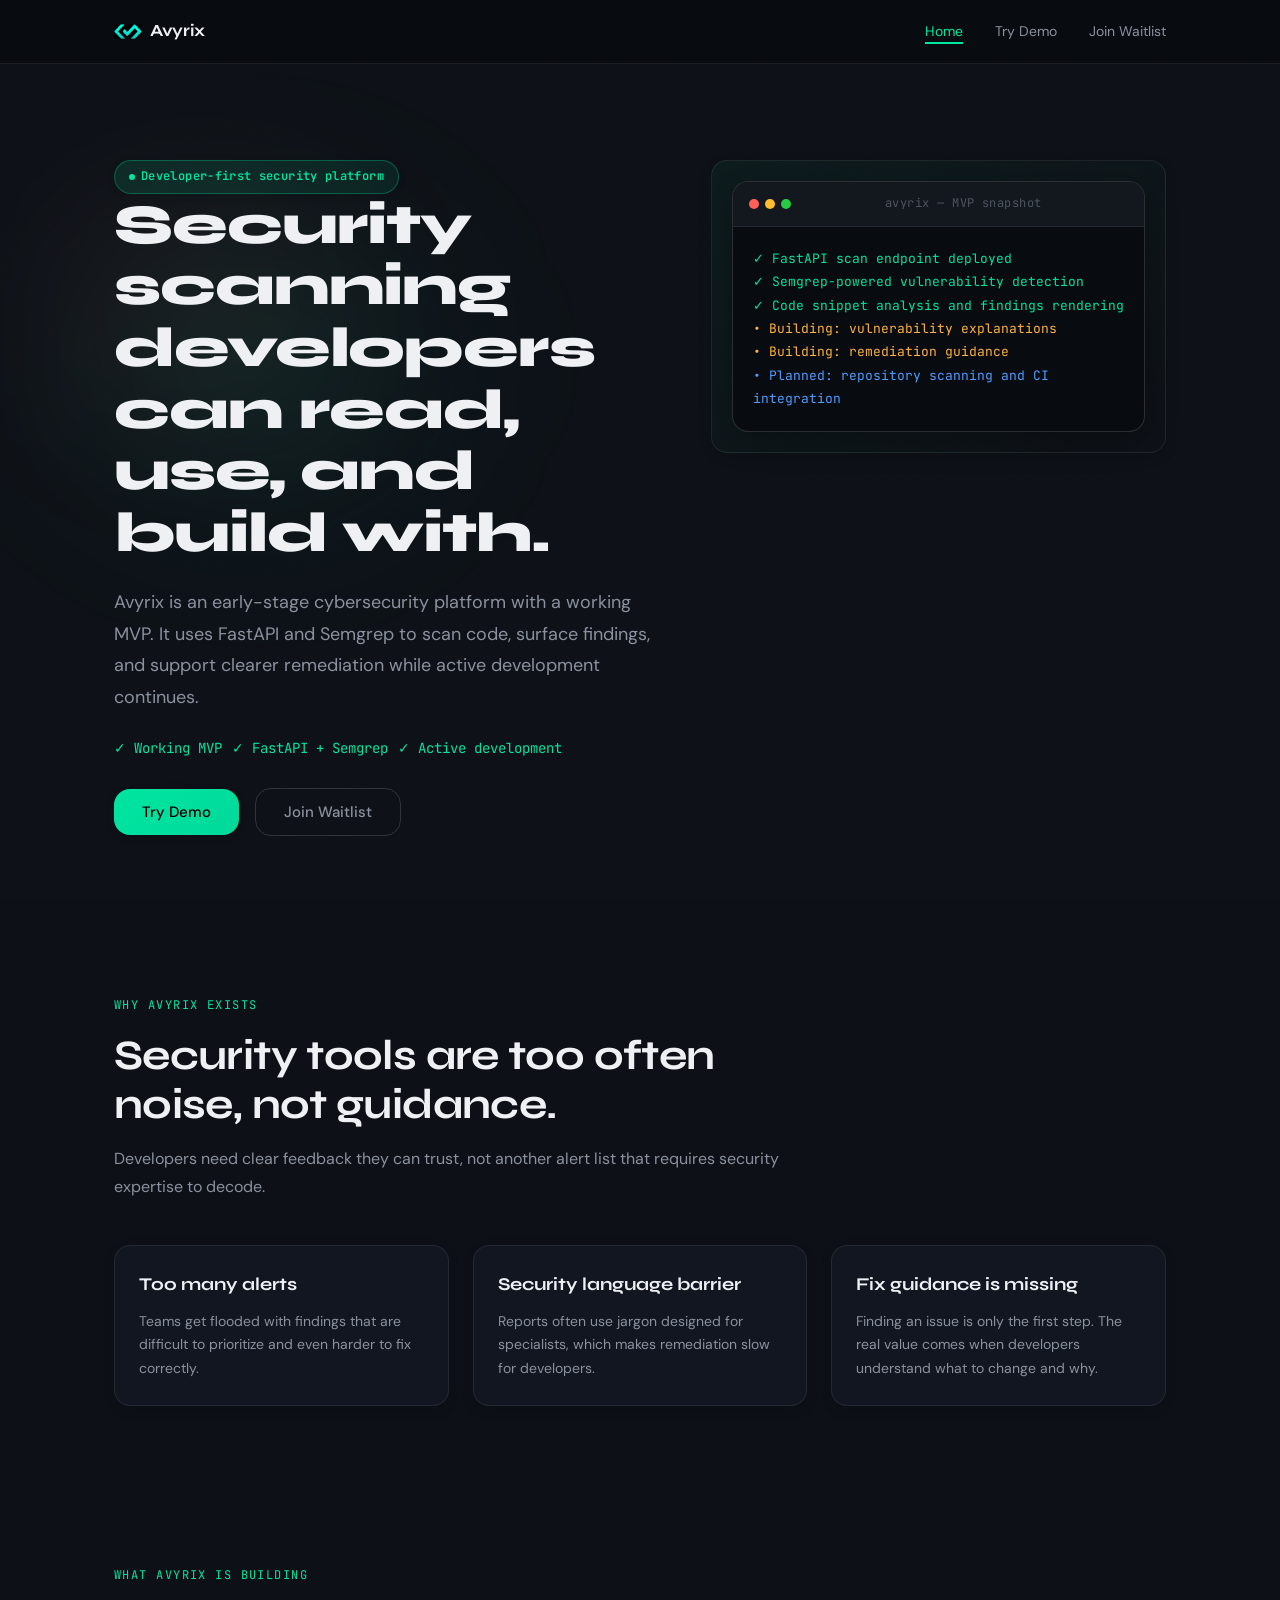
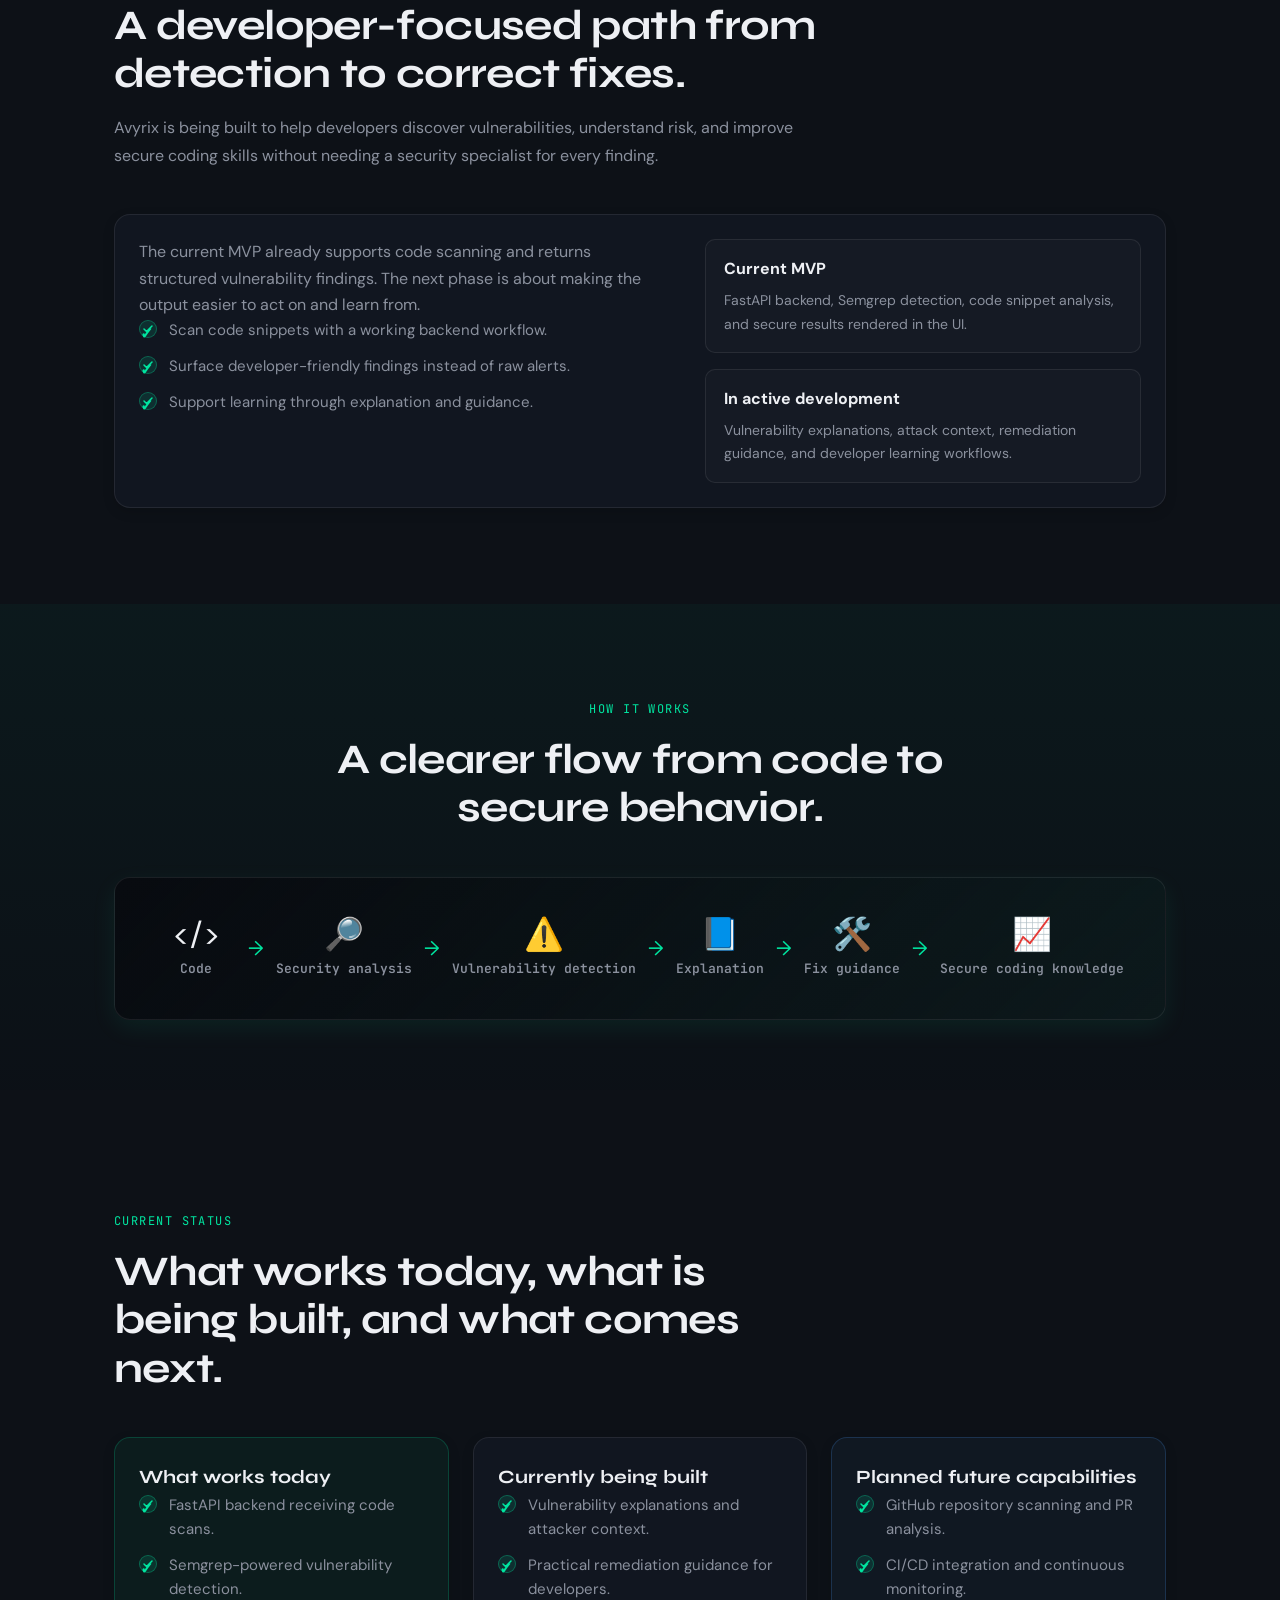
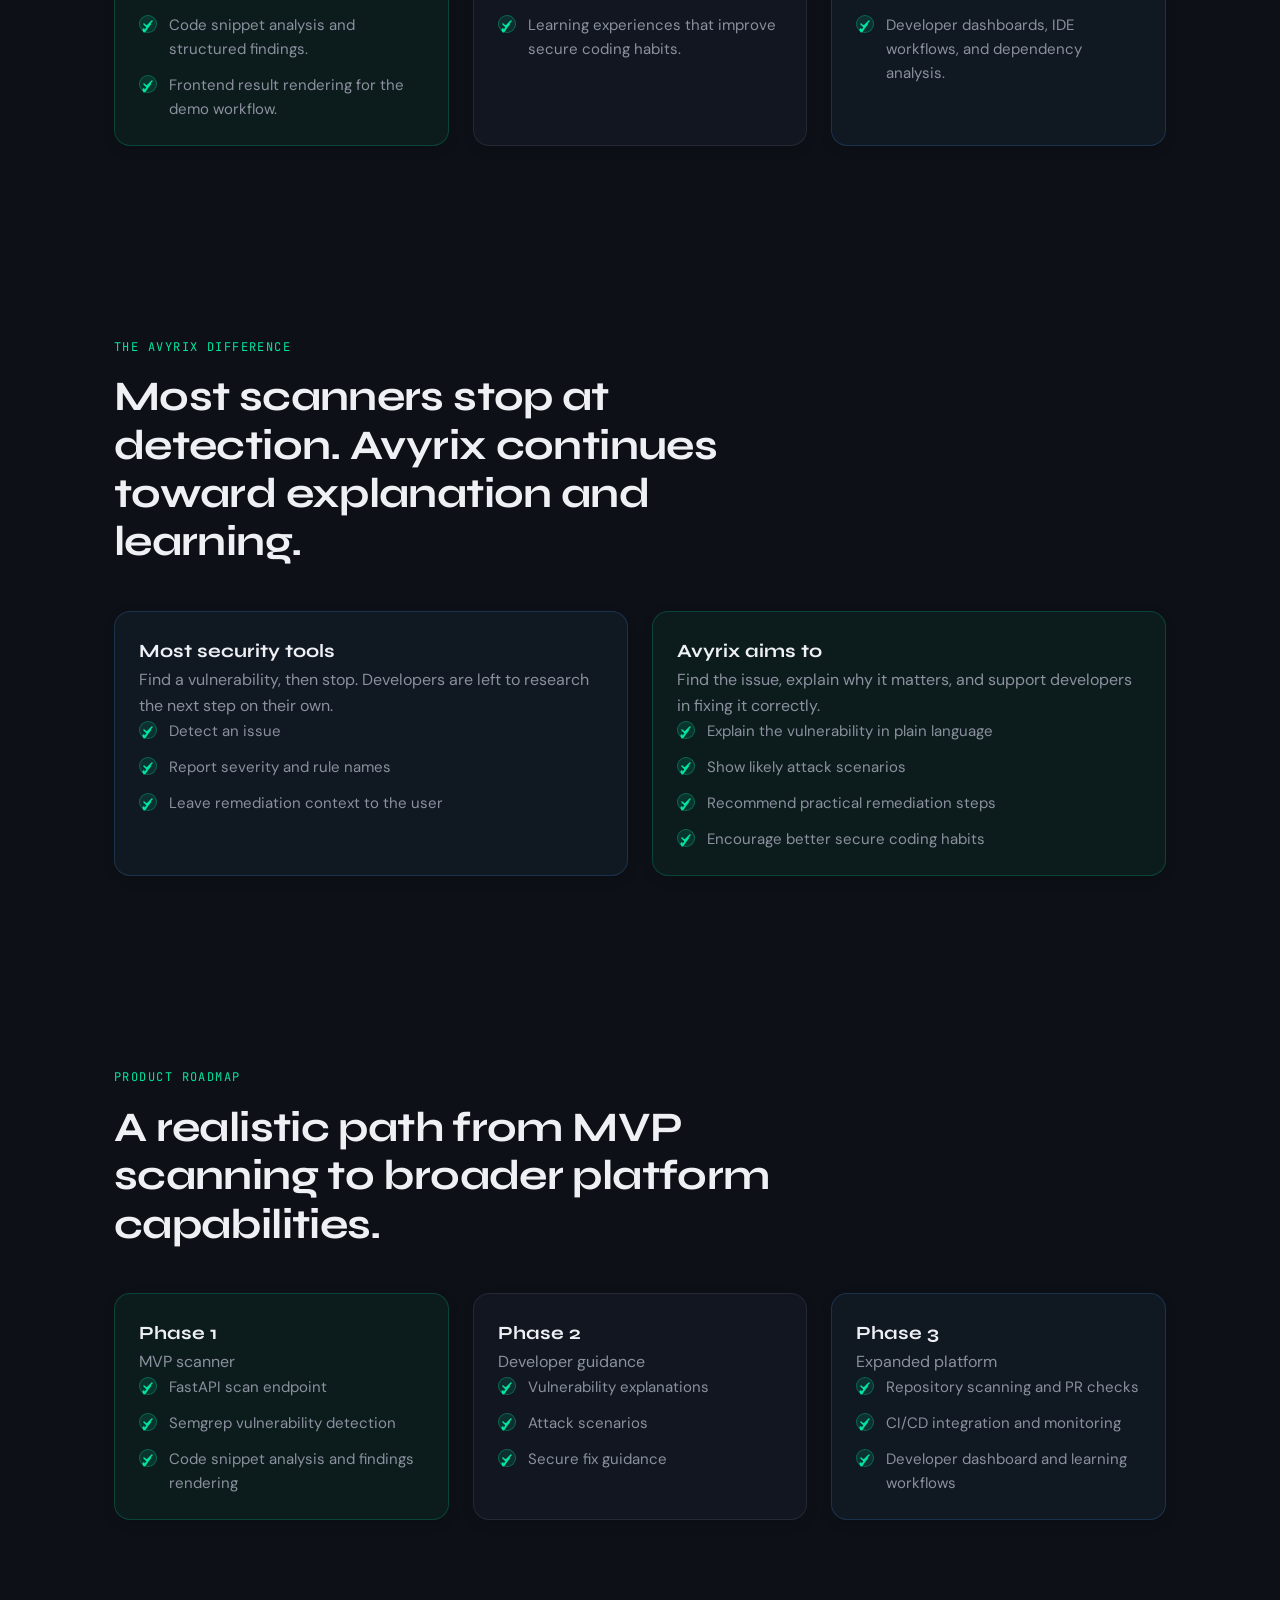
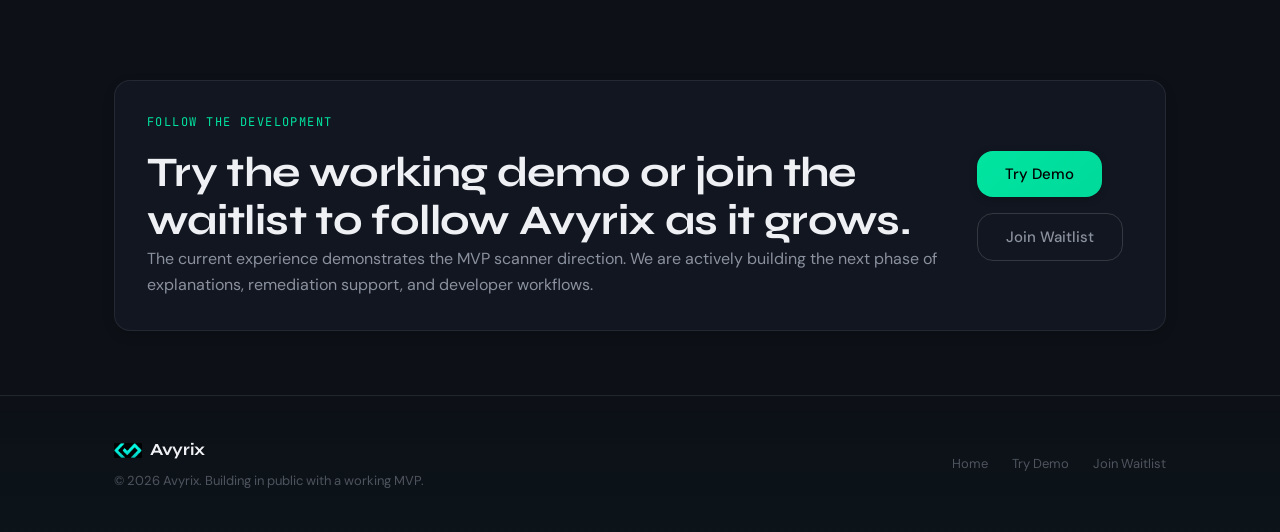
<file: index.html>
<!DOCTYPE html>
<html lang="en">
<head>
  <meta charset="UTF-8" />
  <meta name="viewport" content="width=device-width, initial-scale=1.0" />
  <meta name="description" content="Avyrix is an early-stage cybersecurity startup building a developer-first code scanning platform with a working FastAPI and Semgrep MVP." />
  <meta property="og:title" content="Avyrix — Early-stage developer-first security platform" />
  <meta property="og:description" content="Avyrix is building a transparent security workflow for developers with a working MVP, active development, and a clear path from detection to remediation." />
  <meta property="og:type" content="website" />
  <title>Avyrix — Developer-first security scanning with a working MVP</title>
  <link rel="stylesheet" href="css/styles.css" />
  <link rel="icon" type="image/svg+xml" href="data:image/svg+xml,<svg xmlns='http://www.w3.org/2000/svg' viewBox='0 0 32 32'><rect width='32' height='32' rx='8' fill='%2300e5a0'/><path d='M10 16l4 4 8-8' stroke='%23000' stroke-width='2.5' fill='none' stroke-linecap='round' stroke-linejoin='round'/></svg>" />
  <script async src="https://www.googletagmanager.com/gtag/js?id=G-MGV57BHCSG"></script>
  <script> 
    window.dataLayer = window.dataLayer || [];
    function gtag(){ dataLayer.push(arguments); }
    gtag('js', new Date());
    gtag('config', 'G-MGV57BHCSG');
  </script>
</head>
<body>
  <nav class="nav" role="navigation" aria-label="Main navigation">
    <div class="nav__inner">
      <a href="index.html" class="nav__logo" aria-label="Avyrix home">
        <img src="logo.png" alt="Avyrix logo" class="nav__logo-mark" />
        <span class="nav__logo-text">Avyrix</span>
      </a>
      <ul class="nav__links" role="list">
        <li><a href="index.html" class="active">Home</a></li>
        <li><a href="demo.html">Try Demo</a></li>
        <li><a href="waitlist.html">Join Waitlist</a></li>
      </ul>
    </div>
  </nav>

  <main>
    <section class="section hero-section" aria-labelledby="hero-heading">
      <div class="glow-accent glow-accent--green" aria-hidden="true"></div>
      <div class="glow-accent glow-accent--red" aria-hidden="true"></div>
      <div class="hero-grid container">
        <div class="hero-copy" data-reveal>
          <span class="badge badge--green badge--dot">Developer-first security platform</span>
          <h1 class="display-xl" id="hero-heading">Security scanning developers can read, use, and build with.</h1>
          <p class="hero-lead">Avyrix is an early-stage cybersecurity platform with a working MVP. It uses FastAPI and Semgrep to scan code, surface findings, and support clearer remediation while active development continues.</p>
          <div class="hero-meta">
            <span>✓ Working MVP</span>
            <span>✓ FastAPI + Semgrep</span>
            <span>✓ Active development</span>
          </div>
          <div class="hero-actions">
            <a href="demo.html" class="btn btn--primary btn--large">Try Demo</a>
            <a href="waitlist.html" class="btn btn--ghost btn--large">Join Waitlist</a>
          </div>
        </div>

        <div class="hero-panel card" data-reveal>
          <div class="terminal">
            <div class="terminal__bar">
              <div class="terminal__dots" aria-hidden="true">
                <div class="terminal__dot" style="background:#ff5f57;"></div>
                <div class="terminal__dot" style="background:#ffbd2e;"></div>
                <div class="terminal__dot" style="background:#28ca41;"></div>
              </div>
              <span class="terminal__title">avyrix — MVP snapshot</span>
            </div>
            <div class="terminal__body">
              <div class="terminal__line--green">✓ FastAPI scan endpoint deployed</div>
              <div class="terminal__line--green">✓ Semgrep-powered vulnerability detection</div>
              <div class="terminal__line--green">✓ Code snippet analysis and findings rendering</div>
              <div class="terminal__line--amber">• Building: vulnerability explanations</div>
              <div class="terminal__line--amber">• Building: remediation guidance</div>
              <div class="terminal__line--blue">• Planned: repository scanning and CI integration</div>
            </div>
          </div>
        </div>
      </div>
    </section>

    <section class="section section--sm" aria-labelledby="why-heading">
      <div class="container">
        <div class="section-heading" data-reveal>
          <span class="eyebrow">Why Avyrix exists</span>
          <h2 class="display-lg" id="why-heading">Security tools are too often noise, not guidance.</h2>
          <p>Developers need clear feedback they can trust, not another alert list that requires security expertise to decode.</p>
        </div>
        <div class="grid-auto">
          <article class="card story-card" data-reveal>
            <h3>Too many alerts</h3>
            <p>Teams get flooded with findings that are difficult to prioritize and even harder to fix correctly.</p>
          </article>
          <article class="card story-card" data-reveal>
            <h3>Security language barrier</h3>
            <p>Reports often use jargon designed for specialists, which makes remediation slow for developers.</p>
          </article>
          <article class="card story-card" data-reveal>
            <h3>Fix guidance is missing</h3>
            <p>Finding an issue is only the first step. The real value comes when developers understand what to change and why.</p>
          </article>
        </div>
      </div>
    </section>

    <section class="section" aria-labelledby="building-heading">
      <div class="container">
        <div class="section-heading" data-reveal>
          <span class="eyebrow">What Avyrix is building</span>
          <h2 class="display-lg" id="building-heading">A developer-focused path from detection to correct fixes.</h2>
          <p>Avyrix is being built to help developers discover vulnerabilities, understand risk, and improve secure coding skills without needing a security specialist for every finding.</p>
        </div>
        <div class="split-panel card" data-reveal>
          <div>
            <p class="text-muted">The current MVP already supports code scanning and returns structured vulnerability findings. The next phase is about making the output easier to act on and learn from.</p>
            <ul class="feature-list">
              <li>Scan code snippets with a working backend workflow.</li>
              <li>Surface developer-friendly findings instead of raw alerts.</li>
              <li>Support learning through explanation and guidance.</li>
            </ul>
          </div>
          <div class="status-list">
            <div class="status-item">
              <strong>Current MVP</strong>
              <p>FastAPI backend, Semgrep detection, code snippet analysis, and secure results rendered in the UI.</p>
            </div>
            <div class="status-item">
              <strong>In active development</strong>
              <p>Vulnerability explanations, attack context, remediation guidance, and developer learning workflows.</p>
            </div>
          </div>
        </div>
      </div>
    </section>

    <section class="section workflow-section" aria-labelledby="workflow-heading">
      <div class="container">
        <div class="section-heading section-heading--center" data-reveal>
          <span class="eyebrow">How it works</span>
          <h2 class="display-lg" id="workflow-heading">A clearer flow from code to secure behavior.</h2>
        </div>
        <div class="flow-diagram" data-reveal>
          <div class="flow-step">
            <span class="flow-icon">&lt;/&gt;</span>
            <span class="flow-label">Code</span>
          </div>
          <span class="flow-arrow" aria-hidden="true">→</span>
          <div class="flow-step">
            <span class="flow-icon">🔎</span>
            <span class="flow-label">Security analysis</span>
          </div>
          <span class="flow-arrow" aria-hidden="true">→</span>
          <div class="flow-step">
            <span class="flow-icon">⚠️</span>
            <span class="flow-label">Vulnerability detection</span>
          </div>
          <span class="flow-arrow" aria-hidden="true">→</span>
          <div class="flow-step">
            <span class="flow-icon">📘</span>
            <span class="flow-label">Explanation</span>
          </div>
          <span class="flow-arrow" aria-hidden="true">→</span>
          <div class="flow-step">
            <span class="flow-icon">🛠️</span>
            <span class="flow-label">Fix guidance</span>
          </div>
          <span class="flow-arrow" aria-hidden="true">→</span>
          <div class="flow-step">
            <span class="flow-icon">📈</span>
            <span class="flow-label">Secure coding knowledge</span>
          </div>
        </div>
      </div>
    </section>

    <section class="section" aria-labelledby="status-heading">
      <div class="container">
        <div class="section-heading" data-reveal>
          <span class="eyebrow">Current status</span>
          <h2 class="display-lg" id="status-heading">What works today, what is being built, and what comes next.</h2>
        </div>
        <div class="grid-3">
          <article class="card card--green" data-reveal>
            <h3>What works today</h3>
            <ul class="feature-list">
              <li>FastAPI backend receiving code scans.</li>
              <li>Semgrep-powered vulnerability detection.</li>
              <li>Code snippet analysis and structured findings.</li>
              <li>Frontend result rendering for the demo workflow.</li>
            </ul>
          </article>
          <article class="card card--amber" data-reveal>
            <h3>Currently being built</h3>
            <ul class="feature-list">
              <li>Vulnerability explanations and attacker context.</li>
              <li>Practical remediation guidance for developers.</li>
              <li>Learning experiences that improve secure coding habits.</li>
            </ul>
          </article>
          <article class="card card--blue" data-reveal>
            <h3>Planned future capabilities</h3>
            <ul class="feature-list">
              <li>GitHub repository scanning and PR analysis.</li>
              <li>CI/CD integration and continuous monitoring.</li>
              <li>Developer dashboards, IDE workflows, and dependency analysis.</li>
            </ul>
          </article>
        </div>
      </div>
    </section>

    <section class="section" aria-labelledby="difference-heading">
      <div class="container">
        <div class="section-heading" data-reveal>
          <span class="eyebrow">The Avyrix difference</span>
          <h2 class="display-lg" id="difference-heading">Most scanners stop at detection. Avyrix continues toward explanation and learning.</h2>
        </div>
        <div class="grid-2">
          <article class="card card--blue" data-reveal>
            <h3>Most security tools</h3>
            <p class="text-muted">Find a vulnerability, then stop. Developers are left to research the next step on their own.</p>
            <ul class="feature-list">
              <li>Detect an issue</li>
              <li>Report severity and rule names</li>
              <li>Leave remediation context to the user</li>
            </ul>
          </article>
          <article class="card card--green" data-reveal>
            <h3>Avyrix aims to</h3>
            <p class="text-muted">Find the issue, explain why it matters, and support developers in fixing it correctly.</p>
            <ul class="feature-list">
              <li>Explain the vulnerability in plain language</li>
              <li>Show likely attack scenarios</li>
              <li>Recommend practical remediation steps</li>
              <li>Encourage better secure coding habits</li>
            </ul>
          </article>
        </div>
      </div>
    </section>

    <section class="section" aria-labelledby="roadmap-heading">
      <div class="container">
        <div class="section-heading" data-reveal>
          <span class="eyebrow">Product roadmap</span>
          <h2 class="display-lg" id="roadmap-heading">A realistic path from MVP scanning to broader platform capabilities.</h2>
        </div>
        <div class="grid-3">
          <article class="card card--green" data-reveal>
            <h3>Phase 1</h3>
            <p class="text-muted">MVP scanner</p>
            <ul class="feature-list">
              <li>FastAPI scan endpoint</li>
              <li>Semgrep vulnerability detection</li>
              <li>Code snippet analysis and findings rendering</li>
            </ul>
          </article>
          <article class="card card--amber" data-reveal>
            <h3>Phase 2</h3>
            <p class="text-muted">Developer guidance</p>
            <ul class="feature-list">
              <li>Vulnerability explanations</li>
              <li>Attack scenarios</li>
              <li>Secure fix guidance</li>
            </ul>
          </article>
          <article class="card card--blue" data-reveal>
            <h3>Phase 3</h3>
            <p class="text-muted">Expanded platform</p>
            <ul class="feature-list">
              <li>Repository scanning and PR checks</li>
              <li>CI/CD integration and monitoring</li>
              <li>Developer dashboard and learning workflows</li>
            </ul>
          </article>
        </div>
      </div>
    </section>

    <section class="section section--sm" aria-labelledby="final-cta-heading">
      <div class="container">
        <div class="cta-panel card" data-reveal>
          <div>
            <span class="eyebrow">Follow the development</span>
            <h2 class="display-lg" id="final-cta-heading">Try the working demo or join the waitlist to follow Avyrix as it grows.</h2>
            <p class="text-muted">The current experience demonstrates the MVP scanner direction. We are actively building the next phase of explanations, remediation support, and developer workflows.</p>
          </div>
          <div class="hero-actions">
            <a href="demo.html" class="btn btn--primary btn--large">Try Demo</a>
            <a href="waitlist.html" class="btn btn--ghost btn--large">Join Waitlist</a>
          </div>
        </div>
      </div>
    </section>
  </main>

  <footer class="footer" role="contentinfo">
    <div class="container">
      <div class="footer__inner">
        <div>
          <div class="nav__logo" style="margin-bottom:6px;">
            <img src="logo.png" alt="Avyrix logo" class="nav__logo-mark" />
            <span class="nav__logo-text">Avyrix</span>
          </div>
          <p class="footer__copy">© 2026 Avyrix. Building in public with a working MVP.</p>
        </div>
        <nav class="footer__links" aria-label="Footer navigation">
          <a href="index.html">Home</a>
          <a href="demo.html">Try Demo</a>
          <a href="waitlist.html">Join Waitlist</a>
        </nav>
      </div>
    </div>
  </footer>

  <script src="js/utils.js"></script>
  <script src="js/app.js"></script>
</body>
</html>
</file>
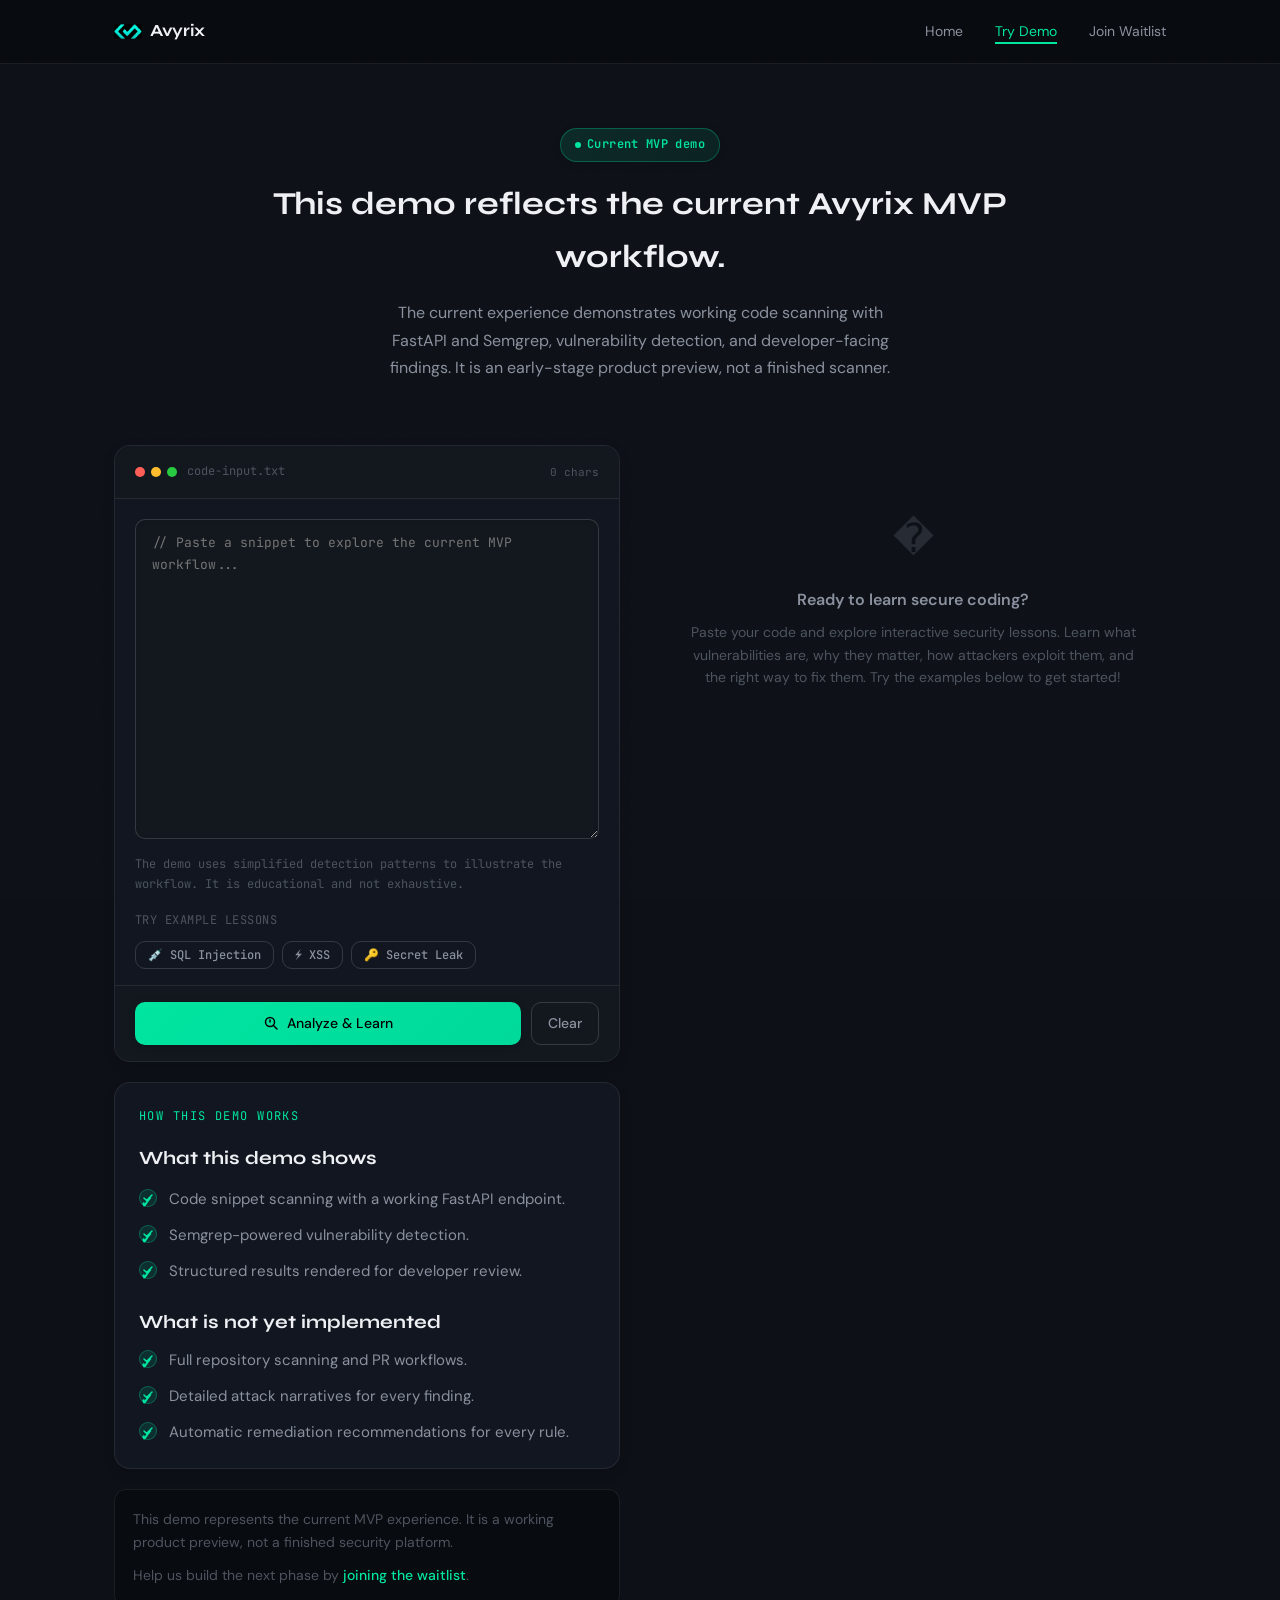
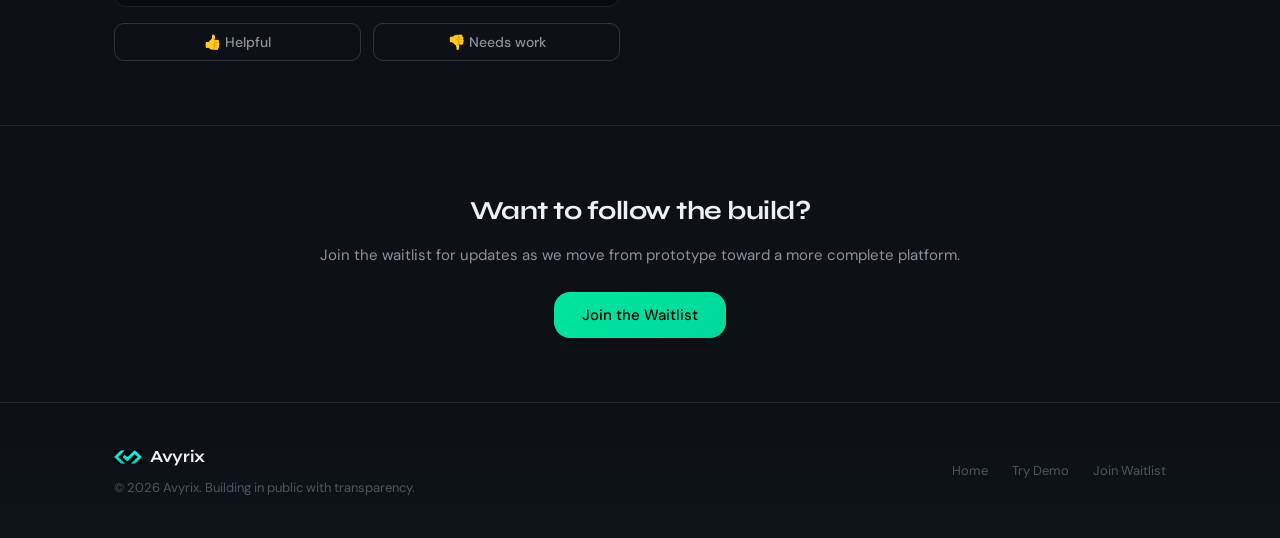
<file: demo.html>
<!DOCTYPE html>
<html lang="en">

<head>
  <meta charset="UTF-8" />
  <meta name="viewport" content="width=device-width, initial-scale=1.0" />
  <meta name="description" content="Try the Avyrix demo to explore the working MVP experience powered by FastAPI and Semgrep." />
  <meta property="og:title" content="Avyrix Demo — Working MVP" />
  <meta property="og:description" content="This demo shows the current Avyrix MVP experience: code scanning, vulnerability detection, and security findings rendered in a developer-friendly workflow." />
  <title>Avyrix Demo — Working MVP</title>
  <link rel="stylesheet" href="css/styles.css" />
  <meta name="devsecurecoach-api-url" content="http://localhost:8000/scan" />
  <meta name="devsecurecoach-api-key" content="" />
  <link rel="icon" type="image/svg+xml"
    href="data:image/svg+xml,<svg xmlns='http://www.w3.org/2000/svg' viewBox='0 0 32 32'><rect width='32' height='32' rx='8' fill='%2300e5a0'/><path d='M10 16l4 4 8-8' stroke='%23000' stroke-width='2.5' fill='none' stroke-linecap='round' stroke-linejoin='round'/></svg>" />
  <script async src="https://www.googletagmanager.com/gtag/js?id=G-MGV57BHCSG"></script>
  <script>
    window.dataLayer = window.dataLayer || [];
    function gtag() { dataLayer.push(arguments); }
    gtag('js', new Date());
    gtag('config', 'G-MGV57BHCSG');
  </script>
</head>

<body>
  <nav class="nav" role="navigation" aria-label="Main navigation">
    <div class="nav__inner">
      <a href="index.html" class="nav__logo" aria-label="Avyrix home">
        <img src="logo.png" alt="" class="nav__logo-mark" />
        <span class="nav__logo-text">Avyrix</span>
      </a>
      <ul class="nav__links" role="list">
        <li><a href="index.html">Home</a></li>
        <li><a href="demo.html" class="active">Try Demo</a></li>
        <li><a href="waitlist.html">Join Waitlist</a></li>
      </ul>
    </div>
  </nav>

  <main>
    <header class="page-header" aria-labelledby="demo-heading">
      <div class="container">
        <span class="badge badge--green badge--dot" style="margin-bottom:16px;">Current MVP demo</span>
        <h1 class="display-md fade-up" id="demo-heading">This demo reflects the current Avyrix MVP workflow.</h1>
        <p class="fade-up fade-up--d1">The current experience demonstrates working code scanning with FastAPI and Semgrep, vulnerability detection, and developer-facing findings. It is an early-stage product preview, not a finished scanner.</p>
      </div>
    </header>

    <section class="section--sm" style="padding-top:0;">
      <div class="container">
        <div class="grid-2" style="gap:40px;align-items:start;">
          <div id="demo-info-column" data-reveal style="order:2;">
            <div class="card" style="padding:0;overflow:hidden;">
              <div style="display:flex;align-items:center;justify-content:space-between;padding:16px 20px;border-bottom:1px solid var(--border);background:var(--bg-2);">
                <div style="display:flex;align-items:center;gap:10px;">
                  <div style="display:flex;gap:6px;" aria-hidden="true">
                    <div class="code-block__dot"></div>
                    <div class="code-block__dot"></div>
                    <div class="code-block__dot"></div>
                  </div>
                  <span style="font-family:var(--font-mono);font-size:12px;color:var(--text-muted);">code-input.txt</span>
                </div>
                <span id="char-count" style="font-family:var(--font-mono);font-size:11px;color:var(--text-muted);">0 chars</span>
              </div>
              <div style="padding:20px 20px 0;">
                <label for="code-input" class="sr-only">Paste your code here</label>
                <textarea id="code-input" class="form-textarea" placeholder="// Paste a snippet to explore the current MVP workflow..." spellcheck="false" autocorrect="off" autocapitalize="off" style="min-height:320px;border-color:var(--border-strong);" aria-describedby="input-hint"></textarea>
                <p id="input-hint" style="font-size:12px;color:var(--text-muted);font-family:var(--font-mono);margin-top:8px;">The demo uses simplified detection patterns to illustrate the workflow. It is educational and not exhaustive.</p>
              </div>
              <div style="padding:16px 20px;">
                <p style="font-size:12px;color:var(--text-muted);font-family:var(--font-mono);margin-bottom:10px;letter-spacing:0.04em;">TRY EXAMPLE LESSONS</p>
                <div style="display:flex;gap:8px;flex-wrap:wrap;" role="group" aria-label="Load example code">
                  <button data-example="sqli" class="btn btn--ghost" style="padding:6px 12px;font-size:12px;font-family:var(--font-mono);" aria-label="Load SQL Injection example">💉 SQL Injection</button>
                  <button data-example="xss" class="btn btn--ghost" style="padding:6px 12px;font-size:12px;font-family:var(--font-mono);" aria-label="Load XSS example">⚡ XSS</button>
                  <button data-example="secret" class="btn btn--ghost" style="padding:6px 12px;font-size:12px;font-family:var(--font-mono);" aria-label="Load Secret Leak example">🔑 Secret Leak</button>
                </div>
              </div>
              <div style="display:flex;gap:10px;padding:16px 20px;border-top:1px solid var(--border);background:var(--bg-2);">
                <button id="scan-btn" class="btn btn--primary" style="flex:1;justify-content:center;padding:12px;" aria-label="Analyze code and learn about security patterns">
                  <svg width="16" height="16" viewBox="0 0 16 16" fill="none" aria-hidden="true">
                    <circle cx="7" cy="7" r="4.5" stroke="currentColor" stroke-width="1.5" />
                    <path d="M10.5 10.5L14 14" stroke="currentColor" stroke-width="1.5" stroke-linecap="round" />
                    <path d="M7 5v2M7 7h.01" stroke="currentColor" stroke-width="1.5" stroke-linecap="round" />
                  </svg> Analyze & Learn</button>
                <button id="clear-btn" class="btn btn--ghost" style="padding:12px 16px;" aria-label="Clear code input">Clear</button>
              </div>
            </div>

            <div class="card" style="padding:24px; margin-top:20px; margin-bottom:20px;">
              <span class="eyebrow">How this demo works</span>
              <h3 style="margin-bottom:14px;">What this demo shows</h3>
              <ul class="feature-list">
                <li>Code snippet scanning with a working FastAPI endpoint.</li>
                <li>Semgrep-powered vulnerability detection.</li>
                <li>Structured results rendered for developer review.</li>
              </ul>
              <h3 style="margin:24px 0 10px;">What is not yet implemented</h3>
              <ul class="feature-list">
                <li>Full repository scanning and PR workflows.</li>
                <li>Detailed attack narratives for every finding.</li>
                <li>Automatic remediation recommendations for every rule.</li>
              </ul>
            </div>
            <div style="margin-top:16px;padding:18px;border:1px solid var(--border);border-radius:12px;background:var(--bg-0);font-size:14px;color:var(--text-muted);">
              <p style="margin:0 0 10px;">This demo represents the current MVP experience. It is a working product preview, not a finished security platform.</p>
              <p style="margin:0;">Help us build the next phase by <a href="waitlist.html" style="color:var(--accent-green);font-weight:500;">joining the waitlist</a>.</p>
            </div>
            <div style="margin-top:16px;display:flex;gap:12px;">
              <button onclick="sendFeedback('yes')" class="btn btn--ghost" style="flex:1;justify-content:center;">👍 Helpful</button>
              <button onclick="sendFeedback('no')" class="btn btn--ghost" style="flex:1;justify-content:center;">👎 Needs work</button>
            </div>
          </div>

          <div id="demo-results-column" style="order:1;">
            <div id="scan-results" role="region" aria-label="Scan results" aria-live="polite" style="margin-bottom:16px;"></div>
          </div>
        </div>
      </div>
    </section>

    <section class="section--sm" style="border-top:1px solid var(--border);">
      <div class="container" style="text-align:center;">
        <h2 style="font-family:var(--font-display);font-size:26px;font-weight:700;letter-spacing:-0.02em;margin-bottom:10px;">Want to follow the build?</h2>
        <p style="color:var(--text-secondary);font-size:15px;margin-bottom:24px;">Join the waitlist for updates as we move from prototype toward a more complete platform.</p>
        <a href="waitlist.html" class="btn btn--primary btn--large">Join the Waitlist</a>
      </div>
    </section>
  </main>

  <footer class="footer" role="contentinfo">
    <div class="container">
      <div class="footer__inner">
        <div>
          <div class="nav__logo" style="margin-bottom:6px;">
            <img src="logo.png" alt="" class="nav__logo-mark" />
            <span class="nav__logo-text">Avyrix</span>
          </div>
          <p class="footer__copy">© 2026 Avyrix. Building in public with transparency.</p>
        </div>
        <nav class="footer__links" aria-label="Footer navigation">
          <a href="index.html">Home</a>
          <a href="demo.html">Try Demo</a>
          <a href="waitlist.html">Join Waitlist</a>
        </nav>
      </div>
    </div>
  </footer>

  <script src="js/utils.js"></script>
  <script src="js/app.js"></script>
  <script src="js/demo.js"></script>
  <style>
    .sr-only {
      position: absolute;
      width: 1px;
      height: 1px;
      padding: 0;
      margin: -1px;
      overflow: hidden;
      clip: rect(0, 0, 0, 0);
      white-space: nowrap;
      border: 0
    }
  </style>
</body>

</html>
</file>
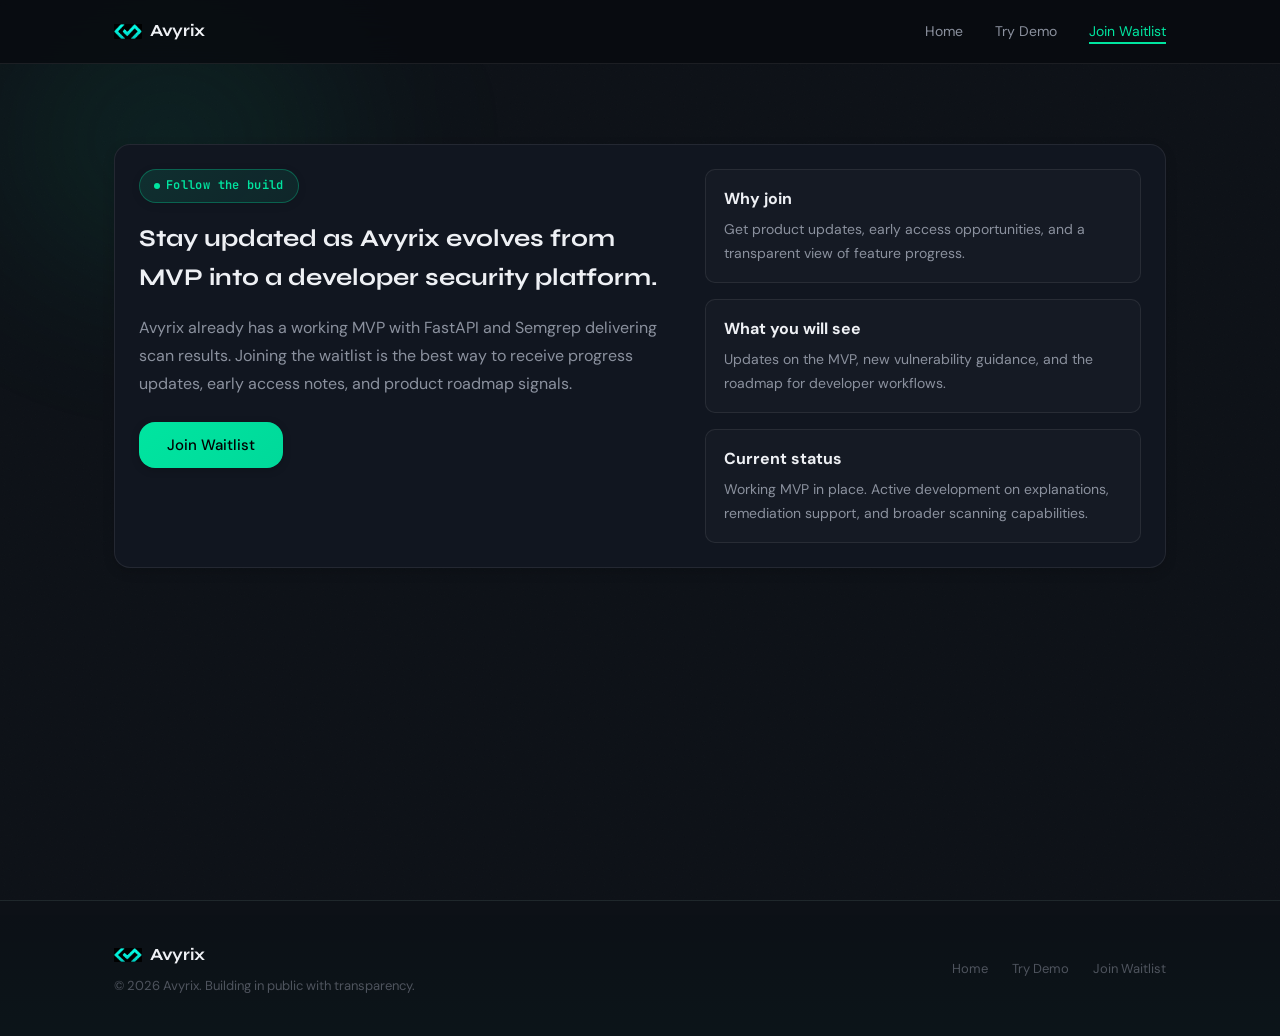
<file: waitlist.html>
<!DOCTYPE html>
<html lang="en">

<head>
  <meta charset="UTF-8" />
  <meta name="viewport" content="width=device-width, initial-scale=1.0" />
  <meta name="description"
    content="Join the Avyrix waitlist to follow the build and receive updates as the platform evolves." />
  <title>Join the Waitlist — Avyrix</title>
  <link rel="stylesheet" href="css/styles.css" />
  <link rel="icon" type="image/svg+xml"
    href="data:image/svg+xml,<svg xmlns='http://www.w3.org/2000/svg' viewBox='0 0 32 32'><rect width='32' height='32' rx='8' fill='%2300e5a0'/><path d='M10 16l4 4 8-8' stroke='%23000' stroke-width='2.5' fill='none' stroke-linecap='round' stroke-linejoin='round'/></svg>" />
  <script async src="https://www.googletagmanager.com/gtag/js?id=G-MGV57BHCSG"></script>
  <script>
    window.dataLayer = window.dataLayer || [];
    function gtag() { dataLayer.push(arguments); }
    gtag('js', new Date());
    gtag('config', 'G-MGV57BHCSG');
  </script>
</head>

<body>
  <nav class="nav" role="navigation" aria-label="Main navigation">
    <div class="nav__inner">
      <a href="index.html" class="nav__logo" aria-label="Avyrix home">
        <img src="logo.png" alt="" class="nav__logo-mark" />
        <span class="nav__logo-text">Avyrix</span>
      </a>
      <ul class="nav__links" role="list">
        <li><a href="index.html">Home</a></li>
        <li><a href="demo.html">Try Demo</a></li>
        <li><a href="waitlist.html" class="active">Join Waitlist</a></li>
      </ul>
    </div>
  </nav>

  <main style="min-height:100vh;display:flex;flex-direction:column;">
    <section class="section" style="flex:1;padding-top:calc(var(--nav-h) + 80px);" aria-labelledby="waitlist-heading">
      <div class="glow-accent glow-accent--green" style="top:-60px;left:-80px;" aria-hidden="true"></div>
      <div class="container">
        <div class="split-panel card" data-reveal>
          <div>
            <span class="badge badge--green badge--dot" style="margin-bottom:16px;">Follow the build</span>
            <h1 class="display-md" id="waitlist-heading">Stay updated as Avyrix evolves from MVP into a developer security platform.</h1>
            <p class="muted-copy">Avyrix already has a working MVP with FastAPI and Semgrep delivering scan results. Joining the waitlist is the best way to receive progress updates, early access notes, and product roadmap signals.</p>
            <div class="hero-actions" style="margin-top:24px;">
              <a href="https://docs.google.com/forms/d/e/1FAIpQLSfk2SEthU-898QPuVBI8Laye4cMSKrsJ433Do2DSNfRpRX08g/viewform?usp=pp_url" class="btn btn--primary btn--large">Join Waitlist</a>
            </div>
          </div>
          <div class="status-list">
            <div class="status-item">
              <strong>Why join</strong>
              <p>Get product updates, early access opportunities, and a transparent view of feature progress.</p>
            </div>
            <div class="status-item">
              <strong>What you will see</strong>
              <p>Updates on the MVP, new vulnerability guidance, and the roadmap for developer workflows.</p>
            </div>
            <div class="status-item">
              <strong>Current status</strong>
              <p>Working MVP in place. Active development on explanations, remediation support, and broader scanning capabilities.</p>
            </div>
          </div>
        </div>
      </div>
    </section>
  </main>

  <footer class="footer" role="contentinfo">
    <div class="container">
      <div class="footer__inner">
        <div>
          <div class="nav__logo" style="margin-bottom:6px;">
            <img src="logo.png" alt="" class="nav__logo-mark" />
            <span class="nav__logo-text">Avyrix</span>
          </div>
          <p class="footer__copy">© 2026 Avyrix. Building in public with transparency.</p>
        </div>
        <nav class="footer__links" aria-label="Footer navigation">
          <a href="index.html">Home</a>
          <a href="demo.html">Try Demo</a>
          <a href="waitlist.html">Join Waitlist</a>
        </nav>
      </div>
    </div>
  </footer>

  <script src="js/utils.js"></script>
  <script src="js/app.js"></script>
</body>

</html>
</file>
<file: css/styles.css>
/* ============================================================
  Avyrix — Global Stylesheet
  Design: Terminal-noir with precision grid
  Font: Syne (display) + JetBrains Mono (code) + DM Sans (body)
  ============================================================ */

@import url('https://fonts.googleapis.com/css2?family=Syne:wght@400;600;700;800&family=DM+Sans:ital,opsz,wght@0,9..40,300;0,9..40,400;0,9..40,500;1,9..40,300&family=JetBrains+Mono:wght@400;500&display=swap');

/* ── Reset ───────────────────────────────────────────────── */
*, *::before, *::after { box-sizing: border-box; margin: 0; padding: 0; }
html { scroll-behavior: smooth; }
img, svg { display: block; max-width: 100%; }
a { color: inherit; text-decoration: none; }
button { cursor: pointer; border: none; background: none; font-family: inherit; }

/* ── Tokens ──────────────────────────────────────────────── */
:root {
  --bg-0: #080b10;
  --bg-1: #0d1117;
  --bg-2: #13181f;
  --bg-3: #1a2030;
  --bg-card: #111620;
  --border: rgba(255,255,255,0.08);
  --border-strong: rgba(255,255,255,0.15);

  --accent-green: #00e5a0;
  --accent-green-dim: rgba(0,229,160,0.12);
  --accent-green-glow: rgba(0,229,160,0.25);
  --accent-red: #ff4d6a;
  --accent-red-dim: rgba(255,77,106,0.12);
  --accent-blue: #4d9eff;
  --accent-blue-dim: rgba(77,158,255,0.12);
  --accent-amber: #ffb340;
  --accent-amber-dim: rgba(255,179,64,0.10);

  --text-primary: #eef0f4;
  --text-secondary: #8b919e;
  --text-muted: #4e545e;
  --text-code: #a8f0c6;

  --font-display: 'Syne', sans-serif;
  --font-body: 'DM Sans', sans-serif;
  --font-mono: 'JetBrains Mono', monospace;

  --radius-sm: 6px;
  --radius-md: 10px;
  --radius-lg: 16px;
  --radius-xl: 24px;

  --transition: 220ms cubic-bezier(0.4,0,0.2,1);

  --max-w: 1100px;
  --nav-h: 64px;
}

body {
  font-family: var(--font-body);
  background: var(--bg-1);
  color: var(--text-primary);
  font-size: 16px;
  line-height: 1.65;
  -webkit-font-smoothing: antialiased;
  overflow-x: hidden;
}

/* ── Noise texture overlay ──────────────────────────────── */
body::before {
  content: '';
  position: fixed;
  inset: 0;
  background-image: url("data:image/svg+xml,%3Csvg viewBox='0 0 256 256' xmlns='http://www.w3.org/2000/svg'%3E%3Cfilter id='n'%3E%3CfeTurbulence type='fractalNoise' baseFrequency='0.9' numOctaves='4' stitchTiles='stitch'/%3E%3C/filter%3E%3Crect width='100%25' height='100%25' filter='url(%23n)' opacity='0.04'/%3E%3C/svg%3E");
  background-size: 200px 200px;
  pointer-events: none;
  z-index: 0;
  opacity: 0.5;
}

/* ── Layout ──────────────────────────────────────────────── */
.container {
  max-width: var(--max-w);
  margin: 0 auto;
  padding: 0 24px;
  position: relative;
  z-index: 1;
}

/* ── Navigation ─────────────────────────────────────────── */
.nav {
  position: fixed;
  top: 0; left: 0; right: 0;
  height: var(--nav-h);
  z-index: 100;
  background: rgba(8,11,16,0.8);
  backdrop-filter: blur(16px);
  -webkit-backdrop-filter: blur(16px);
  border-bottom: 1px solid var(--border);
}
.nav__inner {
  max-width: var(--max-w);
  margin: 0 auto;
  padding: 0 24px;
  height: 100%;
  display: flex;
  align-items: center;
  justify-content: space-between;
  position: relative;
  z-index: 1;
}
.nav__logo {
  font-family: var(--font-display);
  font-weight: 700;
  font-size: 17px;
  letter-spacing: -0.02em;
  display: flex;
  align-items: center;
  gap: 8px;
}
.nav__logo-icon {
  width: 28px; height: 28px;
  background: linear-gradient(135deg, var(--accent-green), #00d99a);
  border-radius: 7px;
  display: flex;
  align-items: center;
  justify-content: center;
  transition: all var(--transition);
  box-shadow: 0 4px 12px rgba(0,229,160,0.25);
}
.nav__logo:hover .nav__logo-icon {
  transform: scale(1.1);
  box-shadow: 0 6px 20px rgba(0,229,160,0.4);
}
.nav__logo-icon svg { width: 16px; height: 16px; }
.nav__logo-text { color: var(--text-primary); }
.nav__logo-text span { color: var(--accent-green); }
.nav__links {
  display: flex;
  align-items: center;
  gap: 32px;
  list-style: none;
}
.nav__links a {
  font-size: 14px;
  color: var(--text-secondary);
  transition: all var(--transition);
  font-weight: 400;
  position: relative;
  padding-bottom: 4px;
}
.nav__links a::after {
  content: '';
  position: absolute;
  bottom: 0;
  left: 0;
  width: 0;
  height: 2px;
  background: var(--accent-green);
  transition: width var(--transition);
}
.nav__links a:hover {
  color: var(--text-primary);
}
.nav__links a:hover::after {
  width: 100%;
}
.nav__links a.active {
  color: var(--accent-green);
}
.nav__links a.active::after {
  width: 100%;
}
.nav__cta {
  display: flex;
  align-items: center;
  gap: 12px;
}

/* ── Buttons ─────────────────────────────────────────────── */
.btn {
  display: inline-flex;
  align-items: center;
  gap: 8px;
  padding: 10px 20px;
  border-radius: var(--radius-md);
  font-size: 14px;
  font-weight: 500;
  font-family: var(--font-body);
  transition: all var(--transition);
  line-height: 1.2;
  white-space: normal;
  box-shadow: 0 2px 8px rgba(0,0,0,0.2);
  word-break: break-word;
}
.btn--primary {
  background: linear-gradient(135deg, var(--accent-green), #00d99a);
  color: #000;
}
.btn--primary:hover {
  background: linear-gradient(135deg, #00ffb2, #00e5a0);
  transform: translateY(-2px);
  box-shadow: 0 8px 24px rgba(0,229,160,0.35);
}
.btn--ghost {
  background: transparent;
  color: var(--text-secondary);
  border: 1.5px solid var(--border-strong);
  box-shadow: none;
}
.btn--ghost:hover {
  color: var(--text-primary);
  border-color: var(--accent-green);
  background: rgba(0,229,160,0.06);
  box-shadow: 0 4px 16px rgba(0,229,160,0.1);
  transform: translateY(-1px);
}
.btn--large {
  padding: 14px 28px;
  font-size: 15px;
  border-radius: var(--radius-lg);
}
.btn:active {
  transform: scale(0.98);
}
.btn--danger {
  background: linear-gradient(135deg, var(--accent-red), #ff2d4a);
  color: #fff;
}
.btn--danger:hover {
  background: linear-gradient(135deg, #ff6b7f, #ff1f42);
  transform: translateY(-2px);
  box-shadow: 0 8px 24px rgba(255,77,106,0.35);
}

/* ── Badge ───────────────────────────────────────────────── */
.badge {
  display: inline-flex;
  align-items: center;
  gap: 6px;
  padding: 6px 14px;
  border-radius: 100px;
  font-size: 12px;
  font-weight: 600;
  letter-spacing: 0.03em;
  font-family: var(--font-mono);
  transition: all var(--transition);
  box-shadow: 0 2px 8px rgba(0,0,0,0.1);
}
.badge--green {
  background: linear-gradient(135deg, var(--accent-green-dim), rgba(0,229,160,0.08));
  color: var(--accent-green);
  border: 1.5px solid rgba(0,229,160,0.3);
}
.badge--red {
  background: var(--accent-red-dim);
  color: var(--accent-red);
  border: 1px solid rgba(255,77,106,0.2);
}
.badge--blue {
  background: var(--accent-blue-dim);
  color: var(--accent-blue);
  border: 1px solid rgba(77,158,255,0.2);
}
.badge--amber {
  background: var(--accent-amber-dim);
  color: var(--accent-amber);
  border: 1px solid rgba(255,179,64,0.2);
}
.badge--dot::before {
  content: '';
  display: inline-block;
  width: 6px;
  height: 6px;
  border-radius: 50%;
  background: currentColor;
}

/* ── Section spacing ─────────────────────────────────────── */
.section { padding: 96px 0; position: relative; }
.section--sm { padding: 64px 0; }

/* ── Typography helpers ──────────────────────────────────── */
.eyebrow {
  font-family: var(--font-mono);
  font-size: 12px;
  text-transform: uppercase;
  letter-spacing: 0.12em;
  color: var(--accent-green);
  margin-bottom: 16px;
  display: block;
}
h1, h2, h3, h4 { 
  font-family: var(--font-display); 
  word-wrap: break-word;
  overflow-wrap: break-word;
  word-break: break-word;
}
.display-xl {
  font-size: clamp(32px, 5vw, 56px);
  font-weight: 800;
  line-height: 1.1;
  letter-spacing: -0.02em;
  word-wrap: break-word;
  overflow-wrap: break-word;
}
.display-lg {
  font-size: clamp(24px, 3.5vw, 42px);
  font-weight: 700;
  line-height: 1.15;
  letter-spacing: -0.015em;
  word-wrap: break-word;
  overflow-wrap: break-word;
}
}
.display-md {
  font-size: clamp(24px, 3vw, 38px);
  font-weight: 700;
  line-height: 1.15;
  letter-spacing: -0.02em;
}
.text-muted { color: var(--text-secondary); }
.text-accent { color: var(--accent-green); }
.text-mono { font-family: var(--font-mono); }

/* ── Cards ───────────────────────────────────────────────── */
.card {
  background: var(--bg-card);
  border: 1px solid var(--border);
  border-radius: var(--radius-lg);
  padding: 24px;
  transition: all var(--transition);
  box-shadow: 0 4px 12px rgba(0,0,0,0.15);
}
.card:hover {
  border-color: var(--accent-green);
  box-shadow: 0 12px 32px rgba(0,229,160,0.15);
  transform: translateY(-4px);
}

.card--red {
  background: rgba(255,77,106,0.05);
  border-color: rgba(255,77,106,0.2);
}
.card--red:hover {
  border-color: var(--accent-red);
  box-shadow: 0 12px 32px rgba(255,77,106,0.15);
}
.card--blue {
  background: rgba(77,158,255,0.05);
  border-color: rgba(77,158,255,0.2);
}
.card--blue:hover {
  border-color: var(--accent-blue);
  box-shadow: 0 12px 32px rgba(77,158,255,0.15);
}
.card--green {
  background: rgba(0,229,160,0.05);
  border-color: rgba(0,229,160,0.2);
}
.card--green:hover {
  border-color: var(--accent-green);
  box-shadow: 0 12px 32px rgba(0,229,160,0.15);
}

/* ── Grid system ─────────────────────────────────────────── */
.grid-2 { display: grid; grid-template-columns: repeat(2, 1fr); gap: 24px; }
.grid-3 { display: grid; grid-template-columns: repeat(3, 1fr); gap: 24px; }
.grid-auto { display: grid; grid-template-columns: repeat(auto-fit, minmax(280px, 1fr)); gap: 24px; }

/* ── Form elements ───────────────────────────────────────── */
.form-group { display: flex; flex-direction: column; gap: 8px; }
.form-label {
  font-size: 13px;
  font-weight: 500;
  color: var(--text-secondary);
  font-family: var(--font-mono);
  letter-spacing: 0.03em;
}
.form-input, .form-select, .form-textarea {
  background: var(--bg-2);
  border: 1.5px solid var(--border-strong);
  border-radius: var(--radius-md);
  color: var(--text-primary);
  font-family: var(--font-body);
  font-size: 15px;
  padding: 12px 16px;
  width: 100%;
  transition: all var(--transition);
  outline: none;
  appearance: none;
  box-shadow: inset 0 2px 4px rgba(0,0,0,0.1);
}
.form-input::placeholder { color: var(--text-muted); }
.form-input:hover, .form-select:hover, .form-textarea:hover {
  border-color: rgba(0,229,160,0.3);
  background: var(--bg-3);
}
.form-input:focus, .form-select:focus, .form-textarea:focus {
  border-color: var(--accent-green);
  box-shadow: inset 0 2px 4px rgba(0,0,0,0.1), 0 0 0 3px var(--accent-green-dim);
  background: var(--bg-1);
}
.form-select {
  background-image: url("data:image/svg+xml,%3Csvg xmlns='http://www.w3.org/2000/svg' width='12' height='8' viewBox='0 0 12 8'%3E%3Cpath d='M1 1l5 5 5-5' stroke='%238b919e' stroke-width='1.5' fill='none' stroke-linecap='round'/%3E%3C/svg%3E");
  background-repeat: no-repeat;
  background-position: right 14px center;
  padding-right: 40px;
  cursor: pointer;
  color: var(--text-primary);
}
.form-select option { background: var(--bg-2); color: var(--text-primary); }
.form-textarea {
  min-height: 200px;
  resize: vertical;
  font-family: var(--font-mono);
  font-size: 13px;
  line-height: 1.7;
}

/* ── Code block ──────────────────────────────────────────── */
.code-block {
  background: var(--bg-0);
  border: 1px solid var(--border);
  border-radius: var(--radius-md);
  overflow: hidden;
}
.code-block__header {
  display: flex;
  align-items: center;
  justify-content: space-between;
  padding: 10px 16px;
  border-bottom: 1px solid var(--border);
  background: var(--bg-2);
}
.code-block__lang {
  font-family: var(--font-mono);
  font-size: 11px;
  color: var(--text-muted);
  text-transform: uppercase;
  letter-spacing: 0.08em;
}
.code-block__dots { display: flex; gap: 6px; }
.code-block__dot {
  width: 10px; height: 10px;
  border-radius: 50%;
}
.code-block__dot:nth-child(1) { background: #ff5f57; }
.code-block__dot:nth-child(2) { background: #ffbd2e; }
.code-block__dot:nth-child(3) { background: #28ca41; }
.code-block__body {
  padding: 16px;
  font-family: var(--font-mono);
  font-size: 13px;
  line-height: 1.7;
  color: var(--text-code);
  overflow-x: auto;
  white-space: pre-wrap;
  word-break: break-word;
}

/* ── Copy button ─────────────────────────────────────────── */
.copy-btn {
  display: inline-flex;
  align-items: center;
  gap: 6px;
  padding: 5px 10px;
  background: var(--bg-3);
  border: 1px solid var(--border);
  border-radius: var(--radius-sm);
  color: var(--text-secondary);
  font-size: 12px;
  font-family: var(--font-mono);
  transition: all var(--transition);
  cursor: pointer;
}
.copy-btn:hover {
  color: var(--accent-green);
  border-color: rgba(0,229,160,0.3);
}
.copy-btn.copied {
  color: var(--accent-green);
  border-color: rgba(0,229,160,0.3);
  background: var(--accent-green-dim);
}

/* ── Divider ─────────────────────────────────────────────── */
.divider {
  height: 1px;
  background: var(--border);
  margin: 0;
}

/* ── Animations ──────────────────────────────────────────── */
@keyframes fadeUp {
  from { opacity: 0; transform: translateY(24px); }
  to   { opacity: 1; transform: translateY(0); }
}
@keyframes pulse-dot {
  0%, 100% { opacity: 1; }
  50%       { opacity: 0.4; }
}
@keyframes scan-line {
  from { transform: translateY(-100%); }
  to   { transform: translateY(100vh); }
}
@keyframes blink-caret {
  50% { opacity: 0; }
}
@keyframes glow-pulse {
  0%, 100% { filter: drop-shadow(0 0 20px rgba(0,229,160,0.3)); }
  50% { filter: drop-shadow(0 0 40px rgba(0,229,160,0.6)); }
}
@keyframes slide-in-left {
  from { opacity: 0; transform: translateX(-20px); }
  to { opacity: 1; transform: translateX(0); }
}
@keyframes float-up {
  0% { transform: translateY(0px); }
  50% { transform: translateY(-10px); }
  100% { transform: translateY(0px); }
}
@keyframes shimmer {
  0% { background-position: -1000px 0; }
  100% { background-position: 1000px 0; }
}

.fade-up { animation: fadeUp 0.6s cubic-bezier(0.4,0,0.2,1) both; }
.fade-up--d1 { animation-delay: 0.1s; }
.fade-up--d2 { animation-delay: 0.2s; }
.fade-up--d3 { animation-delay: 0.3s; }
.fade-up--d4 { animation-delay: 0.4s; }

/* ── Scanning line effect ────────────────────────────────── */
.scan-overlay {
  position: absolute;
  inset: 0;
  overflow: hidden;
  pointer-events: none;
  z-index: 0;
  border-radius: inherit;
}
.scan-overlay::after {
  content: '';
  position: absolute;
  left: 0; right: 0;
  height: 60px;
  background: linear-gradient(to bottom, transparent, rgba(0,229,160,0.04) 50%, transparent);
  animation: scan-line 3s linear infinite;
}

/* ── Stat numbers ────────────────────────────────────────── */
.stat-grid {
  display: grid;
  grid-template-columns: repeat(3, 1fr);
  gap: 1px;
  background: var(--border);
  border: 1.5px solid var(--border);
  border-radius: var(--radius-lg);
  overflow: hidden;
  box-shadow: 0 8px 24px rgba(0,229,160,0.08);
}
.stat-item {
  background: var(--bg-card);
  padding: 28px 24px;
  text-align: center;
  transition: all var(--transition);
  position: relative;
}
.stat-item:hover {
  background: linear-gradient(135deg, var(--bg-card) 0%, rgba(0,229,160,0.04) 100%);
  transform: translateY(-2px);
}
.stat-item__num {
  font-family: var(--font-display);
  font-size: 36px;
  font-weight: 800;
  color: var(--text-primary);
  letter-spacing: -0.03em;
  line-height: 1;
  margin-bottom: 6px;
}
.stat-item__num span { color: var(--accent-green); }
.stat-item__label {
  font-size: 13px;
  color: var(--text-secondary);
}

/* ── Problem cards ───────────────────────────────────────── */
.problem-card {
  position: relative;
  overflow: hidden;
  transition: all var(--transition);
}
.problem-card:hover {
  transform: translateY(-6px);
  box-shadow: 0 16px 40px rgba(0,229,160,0.12) !important;
}
.problem-card__icon {
  width: 48px; height: 48px;
  border-radius: var(--radius-md);
  display: flex;
  align-items: center;
  justify-content: center;
  margin-bottom: 20px;
  font-size: 24px;
  transition: transform var(--transition);
}
.problem-card:hover .problem-card__icon {
  transform: scale(1.1) rotate(-5deg);
}
.problem-card__num {
  font-family: var(--font-mono);
  font-size: 11px;
  color: var(--text-muted);
  letter-spacing: 0.08em;
  margin-bottom: 10px;
}
.problem-card h3 {
  font-size: 18px;
  font-weight: 700;
  margin-bottom: 12px;
  letter-spacing: -0.01em;
}
.problem-card p { color: var(--text-secondary); font-size: 14px; line-height: 1.65; }

/* ── Feature list ────────────────────────────────────────── */
.feature-list { list-style: none; display: flex; flex-direction: column; gap: 14px; }
.feature-list li {
  display: flex;
  align-items: flex-start;
  gap: 12px;
  font-size: 15px;
  color: var(--text-secondary);
}
.feature-list li::before {
  content: '';
  flex-shrink: 0;
  width: 18px;
  height: 18px;
  border-radius: 50%;
  background: var(--accent-green-dim);
  border: 1px solid rgba(0,229,160,0.3);
  background-image: url("data:image/svg+xml,%3Csvg xmlns='http://www.w3.org/2000/svg' width='10' height='8' viewBox='0 0 10 8'%3E%3Cpath d='M1 4l2.5 2.5L9 1' stroke='%2300e5a0' stroke-width='1.5' fill='none' stroke-linecap='round' stroke-linejoin='round'/%3E%3C/svg%3E");
  background-repeat: no-repeat;
  background-position: center;
  margin-top: 3px;
}

/* ── Footer ──────────────────────────────────────────────── */
.footer {
  border-top: 1px solid var(--border);
  padding: 40px 0;
  position: relative;
  z-index: 1;
  background: linear-gradient(180deg, transparent, rgba(0,229,160,0.02));
}
.footer__inner {
  display: flex;
  align-items: center;
  justify-content: space-between;
  gap: 24px;
}
.footer__copy { font-size: 13px; color: var(--text-muted); }
.footer__links { display: flex; gap: 24px; }
.footer__links a {
  font-size: 13px;
  color: var(--text-muted);
  transition: all var(--transition);
  position: relative;
}
.footer__links a::after {
  content: '';
  position: absolute;
  bottom: -2px;
  left: 0;
  width: 0;
  height: 1px;
  background: var(--accent-green);
  transition: width var(--transition);
}
.footer__links a:hover {
  color: var(--accent-green);
}
.footer__links a:hover::after {
  width: 100%;
}

/* ── Alert messages ──────────────────────────────────────── */
.alert {
  padding: 14px 18px;
  border-radius: var(--radius-md);
  font-size: 14px;
  display: flex;
  align-items: center;
  gap: 10px;
}
.alert--success {
  background: rgba(0,229,160,0.08);
  border: 1px solid rgba(0,229,160,0.25);
  color: var(--accent-green);
}
.alert--error {
  background: var(--accent-red-dim);
  border: 1px solid rgba(255,77,106,0.25);
  color: var(--accent-red);
}

/* ── Terminal component ──────────────────────────────────── */
.terminal {
  background: var(--bg-0);
  border: 1.5px solid var(--border-strong);
  border-radius: var(--radius-lg);
  overflow: hidden;
  font-family: var(--font-mono);
  font-size: 13px;
  box-shadow: 0 8px 32px rgba(0,0,0,0.3), inset 0 1px 0 rgba(255,255,255,0.05);
  transition: all var(--transition);
}
.terminal:hover {
  border-color: rgba(0,229,160,0.3);
  box-shadow: 0 12px 48px rgba(0,229,160,0.15), inset 0 1px 0 rgba(255,255,255,0.05);
}
.terminal__bar {
  display: flex;
  align-items: center;
  gap: 8px;
  padding: 12px 16px;
  background: var(--bg-2);
  border-bottom: 1px solid var(--border);
}
.terminal__dots { display: flex; gap: 6px; }
.terminal__dot { width: 10px; height: 10px; border-radius: 50%; }
.terminal__title {
  font-size: 12px;
  color: var(--text-muted);
  margin: 0 auto;
  letter-spacing: 0.04em;
}
.terminal__body {
  padding: 20px;
  line-height: 1.8;
  color: var(--text-secondary);
  min-height: 160px;
}
.terminal__line--green { color: var(--accent-green); }
.terminal__line--red { color: var(--accent-red); }
.terminal__line--blue { color: var(--accent-blue); }
.terminal__line--amber { color: var(--accent-amber); }
.terminal__caret {
  display: inline-block;
  width: 8px;
  height: 14px;
  background: var(--accent-green);
  vertical-align: middle;
  animation: blink-caret 1s step-end infinite;
  margin-left: 2px;
  border-radius: 1px;
}

/* ── Scan result section (demo.html) ─────────────────────── */
.scan-results { display: flex; flex-direction: column; gap: 20px; margin-top: 32px; }
.result-card { border-radius: var(--radius-lg); overflow: hidden; }
.result-card__header {
  display: flex;
  align-items: center;
  gap: 12px;
  padding: 16px 20px;
  border-bottom: 1px solid rgba(255,255,255,0.06);
}
.result-card__icon {
  width: 36px; height: 36px;
  border-radius: var(--radius-md);
  display: flex;
  align-items: center;
  justify-content: center;
  font-size: 18px;
  flex-shrink: 0;
}
.result-card__title {
  font-family: var(--font-display);
  font-size: 15px;
  font-weight: 700;
  letter-spacing: -0.01em;
}
.result-card__subtitle { font-size: 12px; color: var(--text-secondary); margin-top: 2px; }
.result-card__body { padding: 20px; }

/* ── Severity indicator ──────────────────────────────────── */
.severity {
  display: flex;
  align-items: center;
  gap: 6px;
  font-size: 12px;
  font-family: var(--font-mono);
  font-weight: 500;
}
.severity__bar {
  display: flex;
  gap: 3px;
}
.severity__seg {
  width: 20px;
  height: 4px;
  border-radius: 2px;
  background: var(--border-strong);
}
.severity--critical .severity__seg:nth-child(-n+5) { background: var(--accent-red); }
.severity--high .severity__seg:nth-child(-n+4) { background: var(--accent-amber); }
.severity--medium .severity__seg:nth-child(-n+3) { background: var(--accent-amber); }

/* ── Steps list ──────────────────────────────────────────── */
.steps-list { list-style: none; display: flex; flex-direction: column; gap: 12px; counter-reset: steps; }
.steps-list li {
  display: flex;
  gap: 14px;
  font-size: 14px;
  color: var(--text-secondary);
  counter-increment: steps;
}
.steps-list li::before {
  content: counter(steps);
  flex-shrink: 0;
  width: 22px;
  height: 22px;
  border-radius: 50%;
  background: var(--accent-green-dim);
  border: 1px solid rgba(0,229,160,0.3);
  display: flex;
  align-items: center;
  justify-content: center;
  font-family: var(--font-mono);
  font-size: 11px;
  color: var(--accent-green);
  margin-top: 2px;
}

/* ── Empty/placeholder state ─────────────────────────────── */
.empty-state {
  text-align: center;
  padding: 60px 24px;
  color: var(--text-muted);
}
.empty-state__icon { font-size: 40px; margin-bottom: 16px; opacity: 0.4; }
.empty-state__title { font-size: 16px; font-weight: 600; margin-bottom: 8px; color: var(--text-secondary); }
.empty-state__desc { font-size: 14px; line-height: 1.6; }

/* ── Loading spinner ─────────────────────────────────────── */
@keyframes spin { to { transform: rotate(360deg); } }
.spinner {
  width: 20px; height: 20px;
  border: 2px solid var(--border-strong);
  border-top-color: var(--accent-green);
  border-radius: 50%;
  animation: spin 0.7s linear infinite;
  display: inline-block;
}

/* ── Scrollbar ───────────────────────────────────────────── */
::-webkit-scrollbar { width: 6px; height: 6px; }
::-webkit-scrollbar-track { background: transparent; }
::-webkit-scrollbar-thumb { background: var(--border-strong); border-radius: 3px; }
::-webkit-scrollbar-thumb:hover { background: rgba(255,255,255,0.25); }

/* ── Selection ───────────────────────────────────────────── */
::selection { background: rgba(0,229,160,0.2); color: var(--text-primary); }

/* ── Page header (inner pages) ───────────────────────────── */
.page-header {
  padding: calc(var(--nav-h) + 64px) 0 64px;
  text-align: center;
}
.page-header h1 {
  max-width: 900px;
  margin: 0 auto 16px;
}
.page-header p {
  max-width: 540px;
  margin: 0 auto;
  color: var(--text-secondary);
  font-size: clamp(14px, 1.8vw, 16px);
  line-height: 1.7;
  word-wrap: break-word;
  overflow-wrap: break-word;
}

/* ── Grid glow accent ────────────────────────────────────── */
.glow-accent {
  position: absolute;
  border-radius: 50%;
  filter: blur(80px);
  pointer-events: none;
  z-index: 0;
}
.glow-accent--green {
  width: 500px; height: 400px;
  background: radial-gradient(ellipse, rgba(0,229,160,0.12) 0%, transparent 70%);
}
.glow-accent--red {
  width: 400px; height: 300px;
  background: radial-gradient(ellipse, rgba(255,77,106,0.10) 0%, transparent 70%);
}

/* ── Flow diagram ────────────────────────────────────────── */
.flow-diagram {
  display: flex;
  align-items: center;
  justify-content: center;
  gap: 12px;
  flex-wrap: wrap;
  padding: 40px 24px;
  background: linear-gradient(135deg, var(--bg-0) 0%, rgba(0,229,160,0.03) 100%);
  border: 1.5px solid var(--border);
  border-radius: var(--radius-lg);
  box-shadow: 0 8px 24px rgba(0,229,160,0.08);
  transition: all var(--transition);
}
.flow-diagram:hover {
  border-color: rgba(0,229,160,0.2);
  box-shadow: 0 12px 32px rgba(0,229,160,0.12);
}
.flow-step {
  display: flex;
  flex-direction: column;
  align-items: center;
  gap: 8px;
  min-width: 80px;
  transition: transform var(--transition);
}
.flow-step:hover {
  transform: scale(1.05);
}
.flow-icon {
  font-size: 32px;
  line-height: 1;
  transition: transform 0.6s ease-in-out;
}
.flow-step:hover .flow-icon {
  transform: scale(1.2);
}
.flow-label {
  font-size: 13px;
  font-weight: 600;
  color: var(--text-secondary);
  text-align: center;
  font-family: var(--font-mono);
}
.flow-arrow {
  font-size: 20px;
  color: var(--accent-green);
  line-height: 1;
}

/* ── Feature list styling ────────────────────────────────── */
.feature-list {
  list-style: none;
  display: flex;
  flex-direction: column;
  gap: 12px;
}
.feature-list li {
  display: flex;
  gap: 12px;
  align-items: flex-start;
  font-size: 15px;
  color: var(--text-secondary);
  line-height: 1.6;
}
.feature-list li::before {
  content: '✓';
  flex-shrink: 0;
  color: var(--accent-green);
  font-weight: 700;
  font-size: 16px;
  margin-top: 2px;
}

/* ── Educational Learning Sections ──────────────────────── */
.learning-section {
  display: flex;
  flex-direction: column;
  gap: 12px;
  padding-bottom: 20px;
}
.learning-section:not(:last-child) {
  border-bottom: 1px solid var(--border);
  margin-bottom: 20px;
}
.learning-section__title {
  font-size: 15px;
  font-weight: 600;
  color: var(--text-primary);
  font-family: var(--font-display);
  display: flex;
  align-items: center;
  gap: 8px;
  letter-spacing: -0.01em;
}
.learning-section__content {
  font-size: 14px;
  color: var(--text-secondary);
  line-height: 1.75;
  margin: 0;
}

/* ── Card lesson styling ─────────────────────────────────── */
.card--lesson {
  border-color: rgba(255,77,106,0.15);
  background: linear-gradient(135deg, rgba(255,77,106,0.04) 0%, transparent 100%);
}

/* ── Homepage redesign helpers ─────────────────────────── */
.nav__logo-mark {
  width: 28px;
  height: 28px;
  object-fit: contain;
  border-radius: 8px;
}
.hero-section {
  padding-top: calc(var(--nav-h) + 96px);
  padding-bottom: 96px;
  overflow: hidden;
  position: relative;
}
.hero-grid {
  display: grid;
  grid-template-columns: 1.1fr 0.9fr;
  gap: 40px;
  align-items: start;
  position: relative;
  z-index: 1;
}
.hero-copy .display-xl {
  max-width: 100%;
  width: 100%;
}
.hero-lead {
  font-size: clamp(14px, 2vw, 18px);
  color: var(--text-secondary);
  margin-top: 24px;
  max-width: 100%;
  line-height: 1.75;
}
.hero-meta {
  display: flex;
  align-items: center;
  gap: 10px;
  margin-top: 24px;
  min-height: 22px;
  color: var(--accent-green);
  font-family: var(--font-mono);
  font-size: 14px;
}
.hero-actions {
  display: flex;
  align-items: center;
  gap: 16px;
  flex-wrap: wrap;
  margin-top: 28px;
}
@media (max-width: 600px) {
  .hero-actions {
    flex-direction: column;
    align-items: stretch;
    gap: 12px;
  }
  .hero-actions .btn {
    width: 100%;
    justify-content: center;
  }
}
.hero-note {
  margin-top: 16px;
  font-size: 13px;
  color: var(--text-muted);
  font-family: var(--font-mono);
}
.hero-panel {
  padding: 20px;
  background: linear-gradient(145deg, rgba(0,229,160,0.05), transparent);
}
.section-heading {
  max-width: 720px;
  margin-bottom: 44px;
}
.section-heading--center {
  text-align: center;
  margin-left: auto;
  margin-right: auto;
}
.section-heading p,
.muted-copy {
  color: var(--text-secondary);
  font-size: clamp(14px, 1.8vw, 16px);
  line-height: 1.75;
  margin-top: 16px;
}
.story-card {
  min-height: 100%;
}
.story-card h3,
.workflow-card h3 {
  font-size: 18px;
  margin-bottom: 10px;
}
.story-card p,
.workflow-card p,
.status-item p {
  color: var(--text-secondary);
  font-size: 14px;
  line-height: 1.7;
}
.workflow-section {
  background: linear-gradient(180deg, rgba(0,229,160,0.04), transparent);
}
.workflow-stack {
  display: flex;
  flex-direction: column;
  gap: 12px;
  align-items: stretch;
}
.workflow-card {
  background: var(--bg-card);
  border: 1px solid var(--border);
  border-radius: var(--radius-lg);
  padding: 20px 24px;
  box-shadow: 0 8px 24px rgba(0,0,0,0.18);
}
.workflow-step {
  display: inline-block;
  margin-bottom: 10px;
  font-family: var(--font-mono);
  font-size: 12px;
  color: var(--accent-green);
  letter-spacing: 0.08em;
}
.workflow-arrow {
  text-align: center;
  color: var(--accent-green);
  font-size: 20px;
  padding: 2px 0;
}
.split-panel {
  display: grid;
  grid-template-columns: 1.1fr 0.9fr;
  gap: 32px;
  align-items: start;
}
.status-list {
  display: flex;
  flex-direction: column;
  gap: 16px;
}
.status-item {
  padding: 16px 18px;
  border: 1px solid var(--border);
  border-radius: var(--radius-md);
  background: rgba(255,255,255,0.02);
}
.status-item strong {
  display: block;
  margin-bottom: 6px;
  color: var(--text-primary);
}
.cta-panel {
  display: flex;
  align-items: center;
  justify-content: space-between;
  gap: 24px;
  padding: 32px;
}
.cta-panel .hero-actions {
  margin-top: 0;
}

/* ── Responsive ──────────────────────────────────────────── */
@media (max-width: 1024px) {
  .hero-grid {
    grid-template-columns: 1fr;
    gap: 32px;
  }
  .split-panel {
    grid-template-columns: 1fr;
    gap: 24px;
  }
  .hero-lead {
    max-width: 100%;
  }
  .section-heading {
    max-width: 100%;
  }
}
@media (max-width: 768px) {
  .grid-2, .grid-3 { grid-template-columns: 1fr; }
  .stat-grid { grid-template-columns: 1fr; }
  .nav__inner {
    height: auto;
    min-height: var(--nav-h);
    padding: 10px 24px;
    flex-wrap: wrap;
    gap: 8px 16px;
  }
  .nav__links {
    display: flex;
    flex-wrap: wrap;
    justify-content: flex-end;
    gap: 10px 16px;
  }
  .footer__inner { flex-direction: column; text-align: center; }
  .display-xl { font-size: 32px; }
  .display-lg { font-size: 24px; }
  .hero-grid, .split-panel, .cta-panel { grid-template-columns: 1fr; display: grid; }
  .cta-panel { gap: 20px; }
  .hero-section { padding-top: calc(var(--nav-h) + 64px); padding-bottom: 64px; }
  .section { padding: 64px 0; }
  .hero-lead {
    font-size: 16px;
    max-width: 100%;
  }
  .flow-diagram {
    gap: 8px;
    padding: 24px 16px;
  }
  .flow-arrow {
    display: none;
  }
  .flow-step {
    min-width: 60px;
    gap: 6px;
  }
  .flow-icon {
    font-size: 24px;
  }
  .flow-label {
    font-size: 11px;
  }
  .btn--large {
    padding: 12px 24px;
    font-size: 14px;
  }
}
@media (max-width: 600px) {
  .container { padding: 0 18px; }
  .section { padding: 48px 0; }
  .hero-section { padding-top: calc(var(--nav-h) + 48px); padding-bottom: 48px; }
  .display-xl { font-size: 28px; line-height: 1.15; }
  .display-lg { font-size: 22px; line-height: 1.2; }
  .display-md { font-size: 18px; }
  .hero-lead {
    font-size: 14px;
  }
  .badge { font-size: 11px; padding: 5px 12px; }
  .hero-meta { gap: 8px; font-size: 12px; }
  .hero-actions { gap: 10px; flex-direction: column; }
  .btn { padding: 10px 18px; font-size: 13px; }
  .btn--large { padding: 12px 22px; }
  .stat-grid { grid-template-columns: 1fr; }
  .section-heading { margin-bottom: 32px; }
}
@media (max-width: 480px) {
  .container { padding: 0 16px; }
  .section { padding: 40px 0; }
  .hero-section { padding-top: calc(var(--nav-h) + 40px); padding-bottom: 40px; }
  .display-xl { font-size: 24px; }
  .display-lg { font-size: 20px; }
  .display-md { font-size: 16px; }
  .hero-lead { font-size: 13px; }
  .eyebrow { font-size: 11px; margin-bottom: 12px; }
  .flow-diagram {
    flex-direction: column;
    gap: 4px;
    padding: 16px;
  }
  .flow-icon {
    font-size: 20px;
  }
  .flow-label { font-size: 10px; }
  .flow-step { min-width: 55px; gap: 4px; }
  .hero-actions { gap: 8px; }
  .cta-panel { padding: 20px; flex-direction: column; }
  .stat-item { padding: 20px 16px; }
  .stat-item__num { font-size: 28px; }
  .card { padding: 20px; }
  .story-card h3, .workflow-card h3 { font-size: 16px; }
  .story-card p, .workflow-card p { font-size: 13px; }
  .btn { padding: 9px 16px; font-size: 12px; }
  .section-heading { max-width: 100%; margin-bottom: 24px; }
  .section-heading p { font-size: 13px; }
}
</file>
